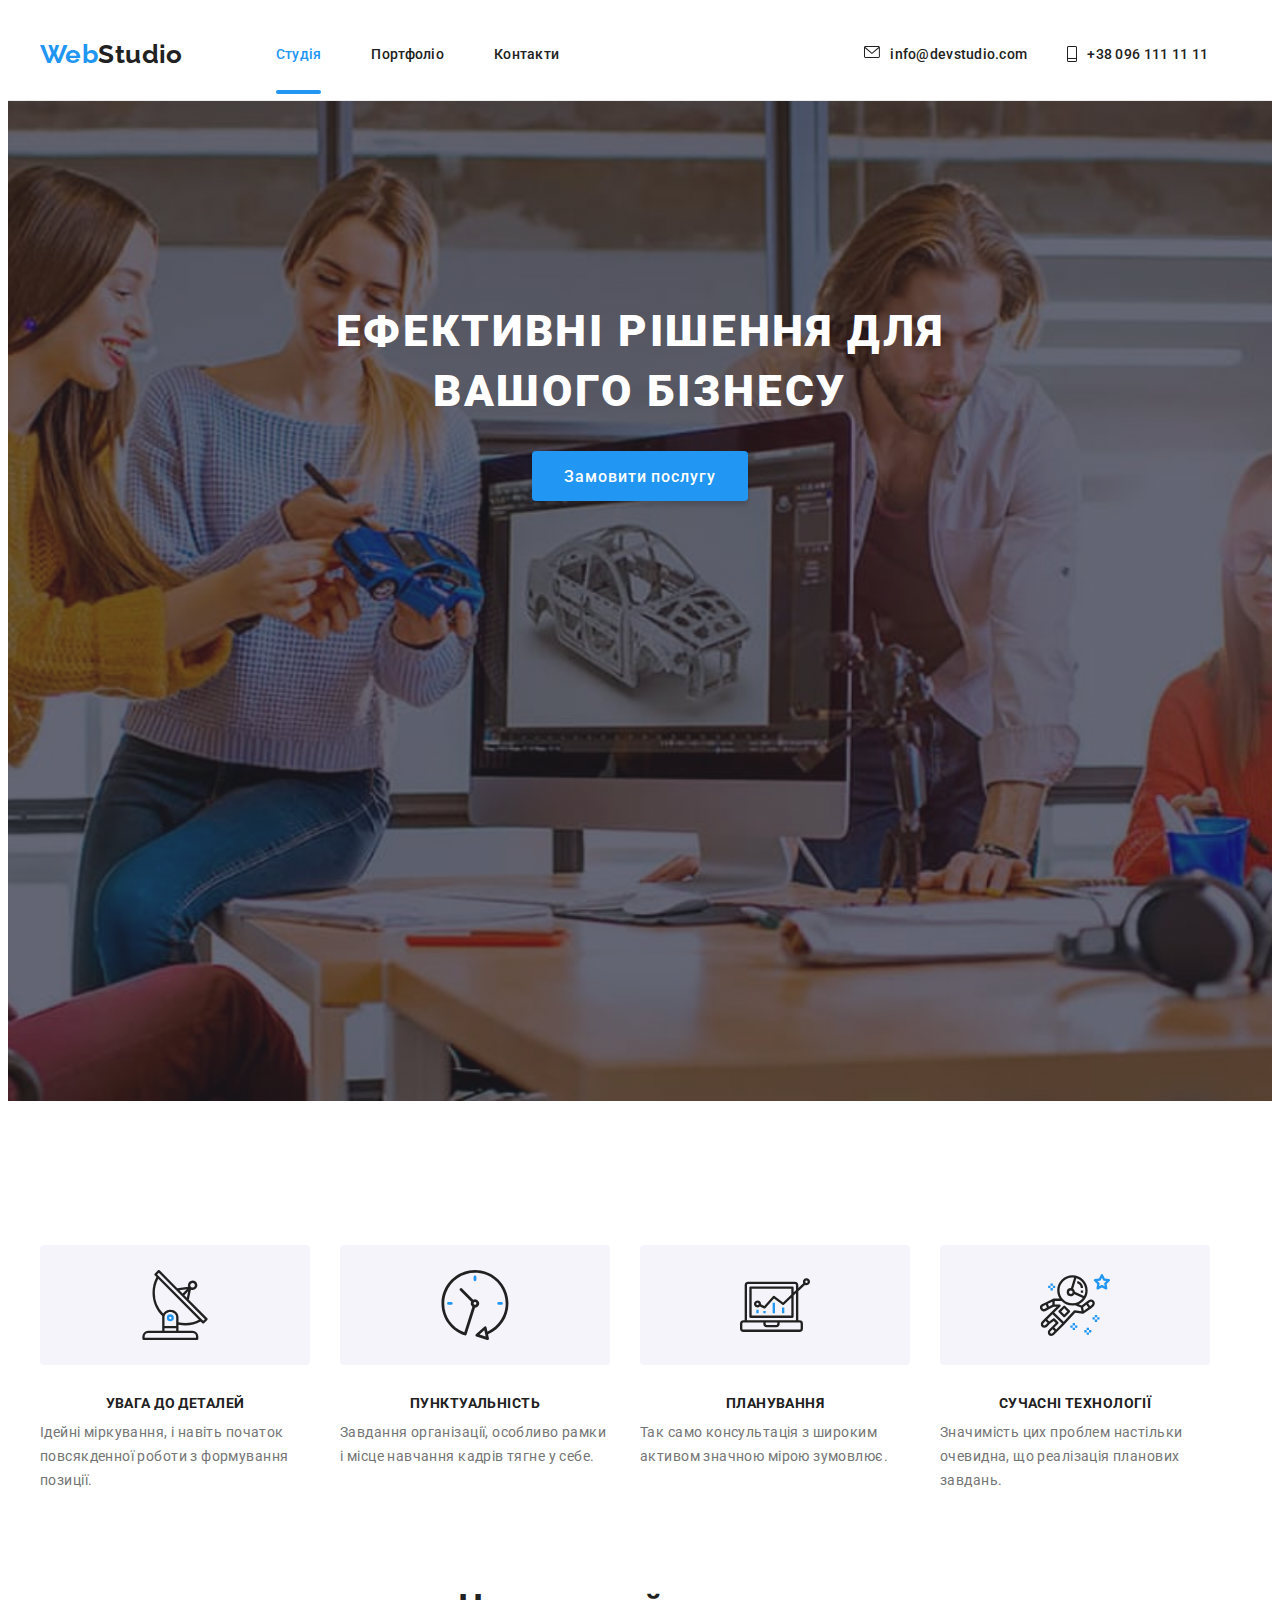
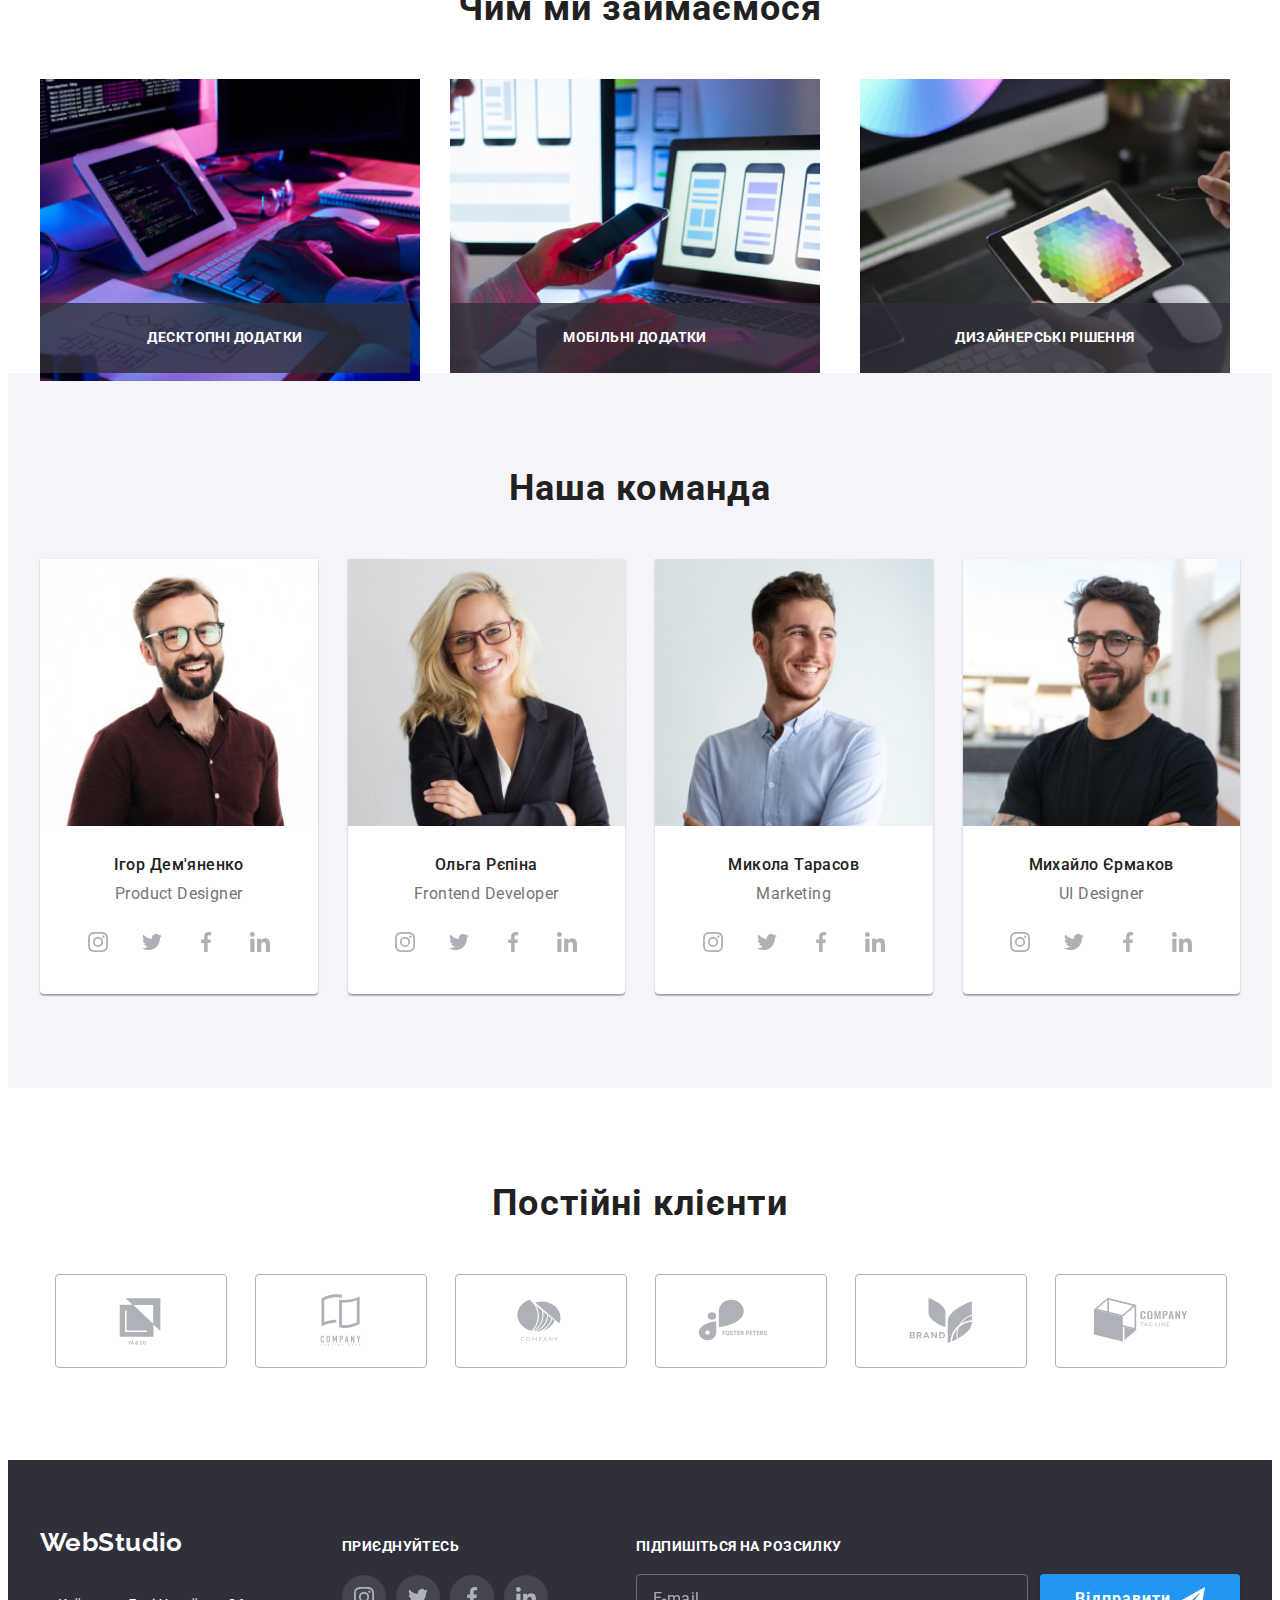
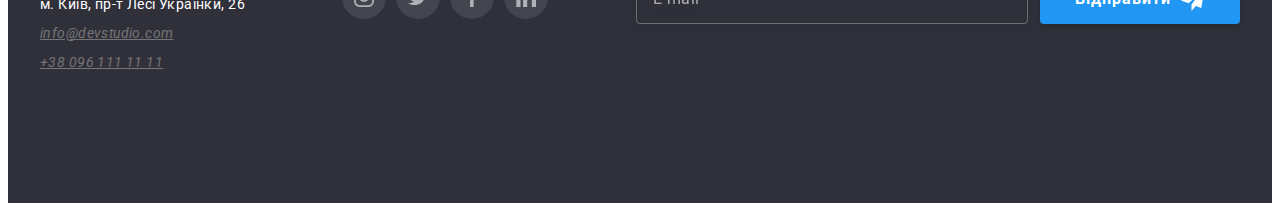
<file: index.html>
<!DOCTYPE html>
<html lang="uk">
    
<head>
        <title>main page homework</title>
        <meta charset="UTF-8">
        <meta http-equiv="X-UA-Compatible" content="IE=edge">
        <meta name="viewport" content="width=device-width, initial-scale=1.0">
        <link rel="preconnect" href="https://fonts.googleapis.com">
        <link rel="preconnect" href="https://fonts.gstatic.com" crossorigin>
        <link href="https://fonts.googleapis.com/css2?family=Raleway:wght@700&family=Roboto:wght@400;500;700;900&display=swap" rel="stylesheet">
        <link rel="stylesheet" href="https://cdnjs.cloudflare.com/ajax/libs/modern-normalize/1.1.0/modern-normalize.min.css" integrity="sha512-wpPYUAdjBVSE4KJnH1VR1HeZfpl1ub8YT/NKx4PuQ5NmX2tKuGu6U/JRp5y+Y8XG2tV+wKQpNHVUX03MfMFn9Q==" crossorigin="anonymous" referrerpolicy="no-referrer">
        <!-- <link rel="stylesheet" href="./css/style.css"> -->
        <link rel="stylesheet" href="./css/main.min.css">
    
    
</head>    

<body data-body class>

    <header class="header">
        <div class="container header__container">
            <a class="header--logo logo" href="WebStudio"> <span class="logo__span">Web</span>Studio</a>
                <button type="button" class="menu-button" aria-expanded="true" data-menu-button>
                    <svg width="40" height="40" class="menu-button__icon">
                        <use href="./images/icons.svg#icon-menu-mob" class="icon__menu-open"></use>
                        <use href="./images/icons.svg#icon-close" class="icon__menu-close"></use>
                    </svg>
                </button>
            
            <div data-menu class="header__menu">
                <nav class="nav">   
                    <ul class="navigation__list">
                        
                        <li class="header-li"><a class="navigation__page current" href="./index.html">Студія</a> </li>
                        <li class="header-li"><a class="navigation__page non-current" href="./portfolio.html">Портфоліо</a></li>
                        <li class="header-li"><a class="navigation__page non-current" href="Контакти">Контакти</a> </li>
                        
                    </ul> 
                    
                
                </nav>
                
                    <ul class="auth-nav">
                        <li class="header-li">
                            <a class="contact mail-icon" href="mailto:info@devstudio.com">
                                <svg class="head-icon" width="16px" height="12px" >
                                <use href="./images/icons.svg#icon-envelope"></use>
                                </svg>info@devstudio.com
                            </a>
                        </li>
                        
                        <li class="header-li">
                            <a class="contact phone-icon" href="tel:+380961111111">
                                <svg class="head-icon" width="10px" height="16px">
                                <use href="./images/icons.svg#icon-phone"></use>
                                </svg>+38 096 111 11 11
                            </a>
                        </li>
                    </ul>
                    <ul class="header-socials list">
                        <li class="header-socials__item">
                            <a href="#" class="header-socials__link link">
                                Instagram
                            </a>
                        </li>
                        <li class="header-socials__item">
                            <a href="#"  class="header-socials__link link">
                                Twitter
                            </a>
                        </li>
                        <li class="header-socials__item">
                            <a href='#' class ="header-socials__link link">
                                Facebook
                            </a>
                        </li>
                        <li class="header-socials__item">
                            <a href="#" class="header-socials__link link">
                                LinkedIn
                            </a>
                        </li>
                    </ul>
            </div>
        </div>
        
    </header>
    
     <main>

    
<section class="main section">
    <div class="container main--container">
        <h1 class="main__title">Ефективні рішення для вашого бізнесу</h1>
        <button data-modal-open class="main__button" type="button">Замовити послугу</button>
    </div>
</section>    

<section class=" benefits section ">
    <div class="container benefits-container">
        <h2 class="section--title hide">Основні переваги</h2>
        <ul class="list benefits--list">
            <li class="benefits__item">
                <div class="benefits__icon-div">
                    <svg class="benefits__icon" width="70px" height="70px">
                        <use href="./images/icons.svg#icon-antenna1"></use>
                    </svg>
                </div>
                <div class="benefits__card">
                    <h3 class="column-title benefits__title">Увага до деталей</h3>
                <p class="column-descr benefits__descr"> Ідейні міркування, і навіть початок повсякденної роботи з формування позиції.</p>
            </div>
                
            </li>

            <li class="benefits__item">
                <div class="benefits__icon-div">
                    <svg class="benefits__icon" width="70px" height="70px">
                        <use href="./images/icons.svg#icon-clock1"></use>
                    </svg>
                </div>
                <div class="benefits__card">
                <h3 class="column-title benefits__title">Пунктуальність</h3> 
                <p class="column-descr benefits__descr">Завдання організації, особливо рамки і місце навчання кадрів тягне у себе.</p>
            </div>
                
            </li>

            <li class="benefits__item">
                <div class="benefits__icon-div">
                    <svg class="benefits__icon" width="70px" height="70px">
                        <use href="./images/icons.svg#icon-diagram-1"></use>
                    </svg>
                </div>
                <div class="benefits__card"></div>
                    <h3 class="column-title benefits__title">Планування</h3>
                <p class="column-descr benefits__descr">Так само консультація з широким активом значною мірою зумовлює.</P>
            </li>

            <li class="benefits__item">
                <div class="benefits__icon-div">
                    <svg class="benefits__icon" width="70px" height="70px">
                        <use href="./images/icons.svg#icon-astronaut1"></use>
                    </svg>
                </div>
                <div class="benefits__card">                
                    <h3 class="column-title benefits__title">Сучасні технології</h3>
                    <p class="column-descr benefits__descr">Значимість цих проблем настільки очевидна, що реалізація планових завдань.</p>
                </div>
                
            </li>
        </ul>
    </div>

</section>
                  
<section class="work section ">
    <div class="container work--container">
            <h2 class="section--title work__title">Чим ми займаємося</h2>
        <ul class="list work__list"> 
            <li class="work__item"> 
                <div class="work__card">
                    <img class="work__picture" src="./images/box1(1).jpg"
                    alt="фото в фіолетовому тоні з руками друкуючими текст на клавіатурі"
                    width="450">
                    <div class="work__overlay">
                        <p class="work__overlay--title">Десктопні додатки</p>
                    </div>
                </div>
            </li> 

            <li class="work__item"> 
                <div class="work__card">
                    <img class="work__picture" src="./images/box2(1).jpg" alt="фото людини з телефоном в руках"
                    width= "370" 
                    height= "294">
                    <div class="work__overlay">
                        <p class="work__overlay--title"> Мобільні додатки</p>
                    </div>
                </div>
            </li> 

            <li class="work__item">
                    <div class="work__card">
                    <img class="work__picture" src="./images/box3(1).jpg" alt="фото екрана телефону з клавіатурою на фоні"
                    width= "370"
                    height= "294">
                    <div class="work__overlay">
                        <p class="work__overlay--title"> Дизайнерські рішення</p>
                    </div>
                </div>

            </li>
        </ul>
    </div>
</section>

 <section class="team section">
    <div class="container team--container">
        <h2 class="section--title team__title">Наша команда</h2>
        <ul class="list team--list">
            <li class="team--item">
                <picture>
                    <source srcset="./images/team-card1.jpg 1px, ./images/team-card1-2px.jpg 2px" media="(max-width: 767px)" >
                    <source srcset="./images/team-tablet-1.jpg 1px, ./images/team-tablet-1-2px.jpg 2px" media="(min-width: 768px)" >
                    <source srcset="./images/team-desktop-1.jpg 1px, ./images/team-desktop-1-2px.jpg 2px" media="(min-width: 1200px)" >
                    <img src="./images/team-desktop-1.jpg" alt="Product Designer"
                    width="450">
                </picture>
               
                <div class="team--card">
                    <h3 class="team--card__title">Ігор Дем'яненко</h3> 
                    <p class="team--card__text"  lang="en">Product Designer</p>
                    
                    <ul class="social">
                        <li class="social__item">
                            <a class="social__link" href="#">
                                <svg class="social__icon" width="20px" height="20px">
                                <use href="./images/icons.svg#icon-instagram2"></use>
                                </svg>
                            </a>
                        </li>

                        <li class="social__item">
                            <a class="social__link" href="#">
                                <svg class="social__icon" width="20px" height="20px">
                                    <use href="./images/icons.svg#icon-twitter1"></use>
                                </svg>
                            </a>
                        </li>

                        <li class="social__item">
                            <a class="social__link" href="#">
                                <svg class="social__icon" width="20px" height="20px">
                                    <use href="./images/icons.svg#icon-facebook1"></use>
                                </svg>
                            </a>
                        </li>

                        <li class="social__item">
                            <a class="social__link" href="#">
                                <svg class="social__icon" width="20px" height="20px">
                                    <use href="./images/icons.svg#icon-linkedin1"></use>
                                </svg>
                            </a>
                        </li>
                    </ul>    
                </div>    
            </li>

            <li class="team--item">
                <picture>
                    <source srcset="./images/team-card-2.jpg 1px, ./images/team-card-2-2px.jpg 2px" media="(max-width: 767px)" >
                    <source srcset="./images/team-tablet-2.jpg 1px, ./images/team-tablet-2-2px.jpg 2px" media="(min-width: 768px)" >
                    <source srcset="./images/team-desktop-2.jpg 1px, ./images/team-desktop-2-2px.jpg 2px" media="(min-width: 1200px)" >
                    <img src="./images/team-desktop-2.jpg" alt="Product Designer"
                    width="450">
                </picture>
                <div class="team--card">
                    <h3 class="team--card__title">Ольга Рєпіна</h3> 
                    <p class="team--card__text"  lang="en">Frontend Developer</p>
                    <ul class="social">
                            <li class="social__item">
                                <a class="social__link" href="#">
                                    <svg class="social__icon" width="20px" height="20px">
                                        <use href="./images/icons.svg#icon-instagram2"></use>
                                    </svg>
                                </a>
                            </li>
                        
                            <li class="social__item">
                                <a class="social__link" href="#">
                                    <svg class="social__icon" width="20px" height="20px">
                                        <use href="./images/icons.svg#icon-twitter1"></use>
                                    </svg>
                                </a>
                            </li>
                        
                            <li class="social__item">
                                <a class="social__link" href="#">
                                    <svg class="social__icon" width="20px" height="20px">
                                        <use href="./images/icons.svg#icon-facebook1"></use>
                                    </svg>
                                </a>
                            </li>
                        
                            <li class="social__item">
                                <a class="social__link" href="#">
                                    <svg class="social__icon" width="20px" height="20px">
                                        <use href="./images/icons.svg#icon-linkedin1"></use>
                                    </svg>
                                </a>
                            </li>
                    </ul>
                    
                </div>        
                
            </li>

            <li class="team--item">
                <picture>
                    <source srcset="./images/team-card-3.jpg 1px, ./images/team-card-3-2px.jpg 2px" media="(max-width: 767px)" >
                    <source srcset="./images/team-tablet-3.jpg 1px, ./images/team-tablet-3-2px.jpg 2px" media="(min-width: 768px)" >
                    <source srcset="./images/team-desktop-3.jpg 1px, ./images/team-desktop-3-2px.jpg 2px" media="(min-width: 1200px)" >
                    <img src="./images/team-desktop-3.jpg"  alt="Product Designer"
                    width="450">
                </picture>
                <div class="team--card">
                    <h3 class="team--card__title">Микола Тарасов</h3> 
                    <p class="team--card__text"  lang="en">Marketing</p>
                        
                    <ul class="social">
                        <li class="social__item">
                            <a class="social__link" href="#">
                                <svg class="social__icon" width="20px" height="20px">
                                    <use href="./images/icons.svg#icon-instagram2"></use>
                                </svg>
                            </a>
                        </li>
                    
                        <li class="social__item">
                            <a class="social__link" href="#">
                                <svg class="social__icon" width="20px" height="20px">
                                    <use href="./images/icons.svg#icon-twitter1"></use>
                                </svg>
                            </a>
                        </li>
                    
                        <li class="social__item">
                            <a class="social__link" href="#">
                                <svg class="social__icon" width="20px" height="20px">
                                    <use href="./images/icons.svg#icon-facebook1"></use>
                                </svg>
                            </a>
                        </li>
                    
                        <li class="social__item">
                            <a class="social__link" href="#">
                                <svg class="social__icon" width="20px" height="20px">
                                    <use href="./images/icons.svg#icon-linkedin1"></use>
                                </svg>
                            </a>
                        </li>
                    </ul>
                </div>   
            </li>

            <li class="team--item">
                <picture>
                    <source srcset="./images/team-card-4.jpg 1px, ./images/team-card-4-2px.jpg 2px" media="(max-width: 767px)" >
                    <source srcset="./images/team-tablet-4.jpg 1px, ./images/team-tablet-4-2px.jpg 2px" media="(min-width: 768px)" >
                    <source srcset="./images/team-desktop-4.jpg 1px, ./images/team-desktop-4-2px.jpg 2px" media="(min-width: 1200px)" >
                    <img src="./images/team-desktop-4.jpg" alt="Product Designer"
                    width="450">
                </picture>
                <div class="team--card">
                    <h3 class="team--card__title">Михайло Єрмаков</h3> 
                    <p class="team--card__text" lang="en">UI Designer</p>
                    <ul class="social">
                        <li class="social__item">
                            <a class="social__link" href="#">
                                <svg class="social__icon" width="20px" height="20px">
                                    <use href="./images/icons.svg#icon-instagram2"></use>
                                </svg>
                            </a>
                        </li>
                    
                        <li class="social__item">
                            <a class="social__link" href="#">
                                <svg class="social__icon" width="20px" height="20px">
                                    <use href="./images/icons.svg#icon-twitter1"></use>
                                </svg>
                            </a>
                        </li>
                    
                        <li class="social__item">
                            <a class="social__link" href="#">
                                <svg class="social__icon" width="20px" height="20px">
                                    <use href="./images/icons.svg#icon-facebook1"></use>
                                </svg>
                            </a>
                        </li>
                    
                        <li class="social__item">
                            <a class="social__link" href="#">
                                <svg class="social__icon" width="20px" height="20px">
                                    <use href="./images/icons.svg#icon-linkedin1"></use>
                                </svg>
                            </a>
                        </li>
                    </ul>
                        
                </div>
                            
            </li>

        </ul>
    </div>
</section>

<section class="section clients">
    <div class="container client-container">
        <h4 class="client-title" > Постійні клієнти </h4>
        <ul class="client-main-box">
            <li class="client-box__item">
                
                    <a class="client-link"  href="./portfolio.html">
                        <svg class="client-icon" width="106px" height="60px">
                            <use href="./images/icons.svg#icon-client1"></use>
                        </svg>
                    </a>
                
                
            </li>

            <li class="client-box__item">
                
                    <a class="client-link" href="./portfolio.html">
                        <svg class="client-icon" width="106px" height="60px">
                            <use href="./images/icons.svg#icon-client2"></use>
                        </svg>
                    </a>
                
            
            </li>
            <li class="client-box__item" >
                    <a class="client-link" href="./portfolio.html">
                        <svg class="client-icon" width="106px" height="60px">
                            <use href="./images/icons.svg#icon-client3"></use>
                        </svg>
                    </a>

            </li>
            <li class="client-box__item">
                    <a class="client-link" href="./portfolio.html">
                        <svg class="client-icon" width="106px" height="60px">
                            <use href="./images/icons.svg#icon-client4"></use>
                        </svg>
                    </a>
            
            </li>

            <li class="client-box__item">
                    <a class="client-link" href="./portfolio.html">
                        <svg class="client-icon" width="106px" height="60px">
                            <use href="./images/icons.svg#icon-client5"></use>
                        </svg>
                    </a>
            </li>

            <li class="client-box__item">
                    <a class="client-link" href="./portfolio.html">
                        <svg class="client-icon" width="106px" height="60px">
                            <use href="./images/icons.svg#icon-client6"></use>
                        </svg>
                    </a>
            
            </li>

        </ul>
    </div>

</section>
    </main>

 <footer class="footer">
        <div class="footer-container container">
            
            <div class="footer-nav">
                <a class="footer-logo" href="WebStudio"> <span>Web</span>Studio</a>
                    <address>
                    <ul class="footer-list">
                        <li><a class="adress" href="https://goo.gl/maps/pS8TxzaBrTARouAY9">м. Київ, пр-т Лесі Українки, 26</a> </li>
                        <li><a class="footer contact" href="mailto:info@devstudio.com">info@devstudio.com</a></li>
                        <li><a class="footer contact" href="tel:+380961111111">+38 096 111 11 11</a></li>
                    </ul>
                    </address>
            </div>    
        
            <div class="footer-link">
                <p  class="invitation">Приєднуйтесь </p>
                <ul class="footer social">
                    <li class="social__item footer">
                        <a class="social__link" href="#">
                            <svg class="social__icon" width="20px" height="20px">
                                <use href="./images/icons.svg#icon-instagram2"></use>
                            </svg>
                        </a>
                    </li>
                
                    <li class="social__item footer">
                        <a class="social__link" href="#">
                            <svg class="social__icon" width="20px" height="20px">
                                <use href="./images/icons.svg#icon-twitter1"></use>
                            </svg>
                        </a>
                    </li>
                
                    <li class="social__item footer">
                        <a class="social__link" href="#">
                            <svg class="social__icon" width="20px" height="20px">
                                <use href="./images/icons.svg#icon-facebook1"></use>
                            </svg>
                        </a>
                    </li>
                
                    <li class="social__item footer">
                        <a class="social__link" href="#">
                            <svg class="social__icon" width="20px" height="20px">
                                <use href="./images/icons.svg#icon-linkedin1"></use>
                            </svg>
                        </a>
                    </li>
                </ul>

                
            </div>
            
            <div class="footer-form">
                <p class="telegram-title">Підпишіться на розсилку</p>
                <form class="telegram-form">
                    <input type="email" name="email" class="footer-input" placeholder="E-mail">
                    
                    <div class="telegram-parent">
                        <button type="submit" class="btn-modalsubmit">Відправити</button>

                    </div>
                            
                </form> 
            </div>   
        </div>       
        
    </footer>
    
  <div class="backdrop is-hidden" data-modal>
        <div class="modal">
         <button class="close-modal" data-modal-close>
             <svg class="close-modal__btn" width="16px" height="18px" >
                 <use href="./images/icons.svg#icon-Vector" ></use>
             </svg>
         </button>

         <p class="modal-title">Залиште свої дані, ми вам передзвонимо</p>
         
         <form class="modal-form">
            <label for="username" class="modal-label"> Ім'я</label>
           <div class="icon-parent">
            <input type="text" name="username" class="modal-input"  id="username">
                <svg class="input-icon" width="18px" height="18px">
                    <use href="./images/icons.svg#icon-name"></use>
                </svg>
           </div>
            
            <label for="tel" class="modal-label">Телефон</label>
            <div class="icon-parent">
                <input type="tel" name="tel" class="modal-input"  id="tel"> 
                <svg class="input-icon" width="11px" height="11px">
                    <use href="./images/icons.svg#icon-telef"></use>
                </svg>
            </div>
            
            <label for="email" class="modal-label">Пошта</label>
            <div class="icon-parent">
                <input type="email" name="email" class="modal-input"  id="email">
                <svg class="input-icon" width="18px" height="18px">
                    <use href="./images/icons.svg#icon-letter-icon"></use>
                </svg>
            </div>
            
            <label for="comment" class="modal-label">Коментар</label>
            <textarea name="comment" id="comment" class="modal-comment"
            placeholder="Введіть текст"></textarea>
            
    
            
            <label class="checkbox" for="checkbox">
                <input class="modal-checkbox" type="checkbox" name="agree" id="checkbox" value="Погоджуюся з розсилкою та приймаю Умови договору"> 
                <span class="empty"> 
                    <svg class="check-icon" width="16px" height="15px">                   
                    <use href="./images/icons.svg#icon-check"></use>            
                    </svg>
                </span>
                <span class="modal-text" >Погоджуюся з розсилкою та приймаю <a class="modal-link" href="">Умови договору</a></span>
               
            </label>
            
            <button type="submit" class="btn-modalsubmit">Відправити</button>

         </form>

        </div>
    </div>
    <script src="./js/modal.js"></script>
    <script src="./js/mobile-menu.js"></script>
</body>
</html>
</file>
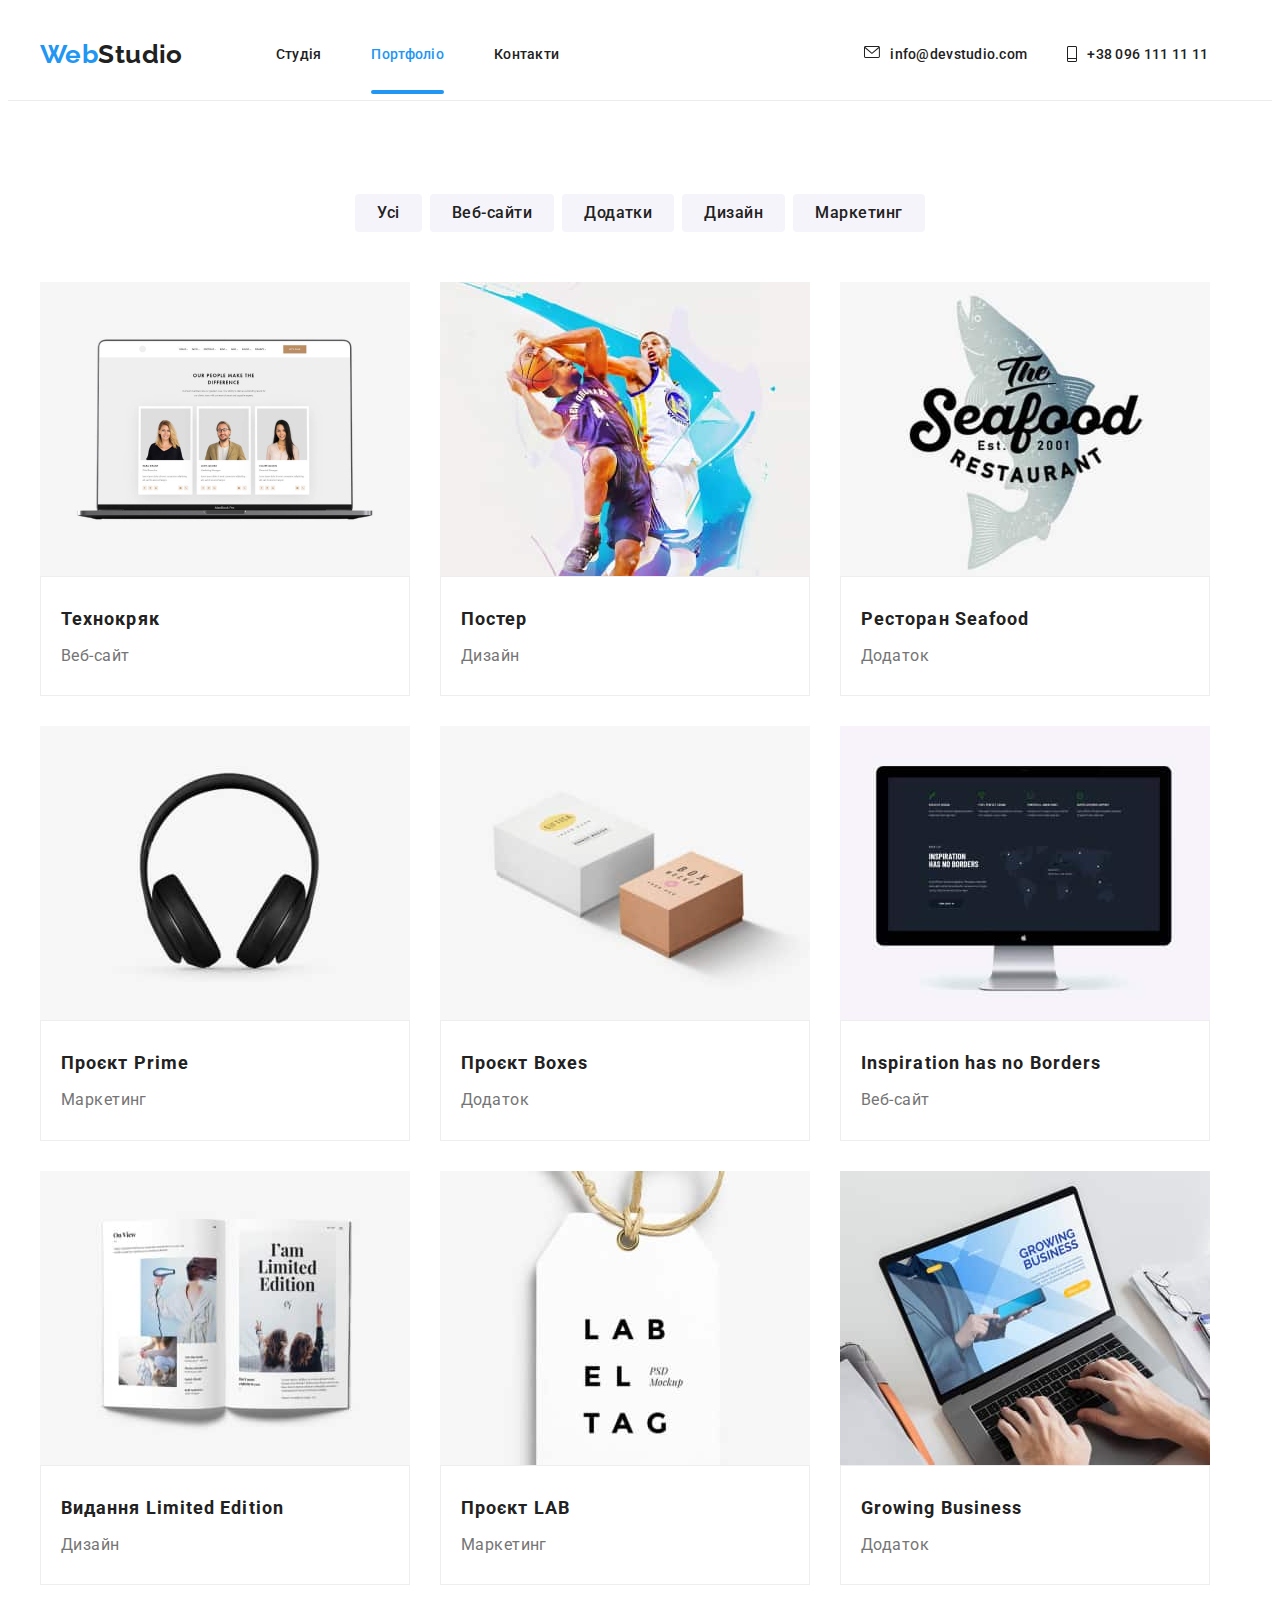
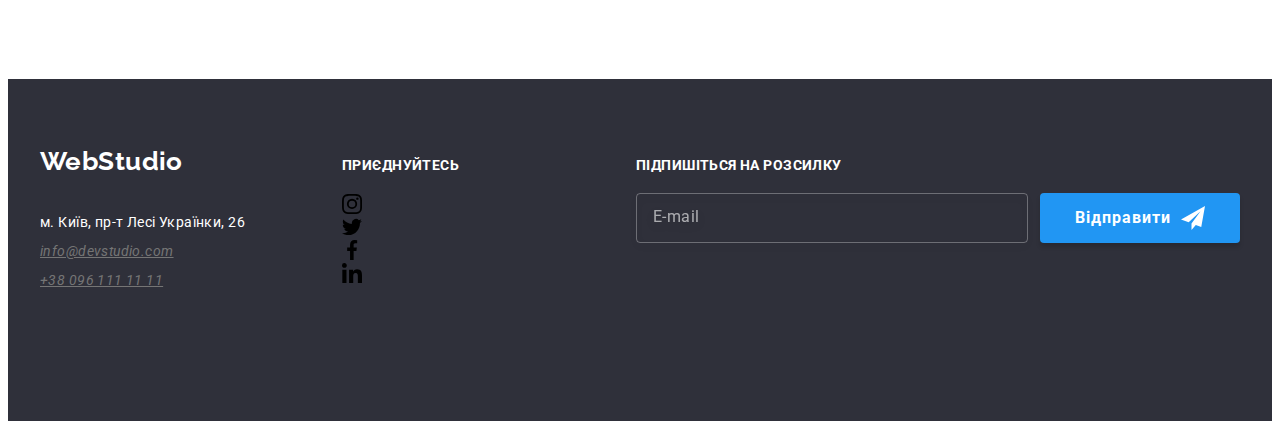
<file: portfolio.html>
<!DOCTYPE html>
<html lang="uk">
<head>
    <title>portfolio page homework</title>
    <meta charset="UTF-8">
    <meta http-equiv="X-UA-Compatible" content="IE=edge">
    <meta name="viewport" content="width=device-width, initial-scale=1.0">
    <link rel="preconnect" href="https://fonts.googleapis.com">
    <link rel="preconnect" href="https://fonts.gstatic.com" crossorigin>
    <link href="https://fonts.googleapis.com/css2?family=Raleway:wght@700&family=Roboto:wght@400;500;700;900&display=swap" rel="stylesheet">
    <link rel="stylesheet" href="https://cdnjs.cloudflare.com/ajax/libs/modern-normalize/1.1.0/modern-normalize.min.css" integrity="sha512-wpPYUAdjBVSE4KJnH1VR1HeZfpl1ub8YT/NKx4PuQ5NmX2tKuGu6U/JRp5y+Y8XG2tV+wKQpNHVUX03MfMFn9Q==" crossorigin="anonymous" referrerpolicy="no-referrer">
    <link rel="stylesheet" href="./css/main.min.css">
</head>

<body data-body>
    <header class="header">
        <div class="container header__container">
            <a class="header--logo logo" href="WebStudio"> <span class="logo__span">Web</span>Studio</a>
                <button type="button" class="menu-button" aria-expanded="true" data-menu-button>
                    <svg width="40" height="40" class="menu-button__icon">
                        <use href="./images/icons.svg#icon-menu-mob" class="icon__menu-open"></use>
                        <use href="./images/icons.svg#icon-close" class="icon__menu-close"></use>
                    </svg>
                </button>
            
            <div data-menu class="header__menu">
                <nav class="nav">   
                    <ul class="navigation__list">
                        
                        <li class="header-li"><a class="navigation__page non-curent" href="./index.html">Студія</a> </li>
                        <li class="header-li"><a class="navigation__page current" href="./portfolio.html">Портфоліо</a></li>
                        <li class="header-li"><a class="navigation__page non-current" href="Контакти">Контакти</a> </li>
                        
                    </ul> 
                    
                
                </nav>
                
                    <ul class="auth-nav">
                        <li class="header-li">
                            <a class="contact mail-icon" href="mailto:info@devstudio.com">
                                <svg class="head-icon" width="16px" height="12px" >
                                <use href="./images/icons.svg#icon-envelope"></use>
                                </svg>info@devstudio.com
                            </a>
                        </li>
                        
                        <li class="header-li">
                            <a class="contact phone-icon" href="tel:+380961111111">
                                <svg class="head-icon" width="10px" height="16px">
                                <use href="./images/icons.svg#icon-phone"></use>
                                </svg>+38 096 111 11 11
                            </a>
                        </li>
                    </ul>
                    <ul class="header-socials list">
                        <li class="header-socials__item">
                            <a href="#" class="header-socials__link link">
                                Instagram
                            </a>
                        </li>
                        <li class="header-socials__item">
                            <a href="#"  class="header-socials__link link">
                                Twitter
                            </a>
                        </li>
                        <li class="header-socials__item">
                            <a href='#' class ="header-socials__link link">
                                Facebook
                            </a>
                        </li>
                        <li class="header-socials__item">
                            <a href="#" class="header-socials__link link">
                                LinkedIn
                            </a>
                        </li>
                    </ul>
            </div>
        </div>
        
    </header>
  

    <main>
        
        <section class="section">
        <div class="container">
                <h1 class="hide">Розділи</h1>
                <ul class="page-nav">
                    <li><button type="button" class="page-button"  > Усі </button></li>
                    <li><button type="button" class="page-button"  > Веб-сайти </button></li>
                    <li><button type="button" class="page-button"  > Додатки </button></li>
                    <li><button type="button" class="page-button"  > Дизайн </button></li>
                    <li><button type="button" class="page-button"  > Маркетинг </button></li>

                        <!-- <li><button type="button" class="page-button"><a class="page__button--link" href="Усі">Усі</a> </button></li>
                        <li><button type="button" class="page-button"><a class="page__button--link" href="Веб-сайти">Веб-сайти</a> </button>
                        </li>
                        <li><button type="button" class="page-button"> <a class="page__button--link" href="Додатки">Додатки</a> </button></li>
                        <li><button type="button" class="page-button"> <a class="page__button--link" href="Дизайн">Дизайн </a></button></li>
                        <li><button type="button" class="page-button"><a class="page__button--link" href="Маркетинг">Маркетинг</a> </button>
                        </li> -->
                </ul>
            
                <ul class="page-list">
                    <li class="page-li">
                    <div class="portfolio-box">
                            <img src="./images/img.jpg" alt="Веб-сайт Технокряк"
                            width="370"
                            height="294">

                        <div class="overlay-portfolio">
                            <p class="overlay-text"> Ресурс пропонує комплексні пропозиції з різним рівнем функціоналу та сервісів. Все це дозволить відвідувачу отримати вичерпні відомості про компанію чи приватну особу.</p>
                        </div>
                        </div>
                            
                        <div class="portfolio-div">
                            <h2 class="portfolio-title">Технокряк</h2>
                            <p class="portfolio-descr">Веб-сайт</p>
                        </div>   

                    
                    
                                
                    </li>

                    <li class="page-li">
                        <div class="portfolio-box">
                                <img src="./images/img(1).jpg" alt="Приклад дизайну-постер"
                            width="370"
                            height="294">
                            <div class="overlay-portfolio">
                                <p class="overlay-text"> Ресурс пропонує комплексні пропозиції з різним рівнем функціоналу та сервісів. Все це дозволить відвідувачу отримати вичерпні відомості про компанію чи приватну особу.</p>
                            </div>
                        </div>
                            <div class="portfolio-div">
                                <h2 class="portfolio-title">Постер</h2>
                                <p class="portfolio-descr">Дизайн</p>
                            </div> 
                        
                    </li>

                    <li class="page-li">
                        <div class="portfolio-box">
                                <img src="./images/img(2).jpg" alt="Додаток Ресторан Seafood"
                            width="370"
                            height="294">
                            <div class="overlay-portfolio">
                                <p class="overlay-text"> Ресурс пропонує комплексні пропозиції з різним рівнем функціоналу та сервісів. Все це дозволить відвідувачу отримати вичерпні відомості про компанію чи приватну особу.</p>
                            </div>
                        </div>

                            <div class="portfolio-div">
                                <h2 class="portfolio-title">Ресторан Seafood</h2>
                                <p class="portfolio-descr">Додаток</p>
                            </div>           
                        
                    </li>

                    <li class="page-li">
                    <div class="portfolio-box">
                            <img src="./images/img(3).jpg" alt="Маркетинг Проєкт Prime"
                            width="370"
                            height="294">
                            <div class="overlay-portfolio">
                                <p class="overlay-text"> Ресурс пропонує комплексні пропозиції з різним рівнем функціоналу та сервісів. Все це дозволить відвідувачу отримати вичерпні відомості про компанію чи приватну особу.</p>
                            </div>
                        </div>

                            <div class="portfolio-div">
                                <h2 class="portfolio-title">Проєкт Prime</h2>
                                <p class="portfolio-descr">Маркетинг</p>
                            </div>
                    
                    </li>

                    <li class="page-li" >
                        <div class="portfolio-box">
                                <img src="./images/img(4).jpg" alt="Додаток Проєкт Boxes"
                            width="370"
                            height="294">
                            <div class="overlay-portfolio">
                                <p class="overlay-text"> Ресурс пропонує комплексні пропозиції з різним рівнем функціоналу та сервісів. Все це дозволить відвідувачу отримати вичерпні відомості про компанію чи приватну особу.</p>
                            </div>
                        </div>

                            <div class="portfolio-div">
                                <h2 class="portfolio-title">Проєкт Boxes</h2>
                                <p class="portfolio-descr">Додаток</p>
                            </div>      
                            
                    </li>

                    <li class="page-li">
                        <div class="portfolio-box">
                                <img src="./images/img(5).jpg" alt="Приклад дизайну - Веб-сайт"
                            width="370"
                            height="294">
                            <div class="overlay-portfolio">
                                <p class="overlay-text"> Ресурс пропонує комплексні пропозиції з різним рівнем функціоналу та сервісів. Все це дозволить відвідувачу отримати вичерпні відомості про компанію чи приватну особу.</p>
                            </div>
                        </div>

                            <div class="portfolio-div">
                                <h2 class="portfolio-title">Inspiration has no Borders</h2>
                                <p class="portfolio-descr">Веб-сайт</p>
                            </div>                
                        
                    </li>

                    <li class="page-li" >
                        <div class="portfolio-box">
                                <img src="./images/img(6).jpg" alt="Приклад дизайну-видання"
                            width="370"
                            height="294">
                            <div class="overlay-portfolio">
                                <p class="overlay-text"> Ресурс пропонує комплексні пропозиції з різним рівнем функціоналу та сервісів. Все це дозволить відвідувачу отримати вичерпні відомості про компанію чи приватну особу.</p>
                            </div>
                        </div>

                            <div class="portfolio-div">
                                <h2 class="portfolio-title">Видання Limited Edition</h2>
                                <p class="portfolio-descr">Дизайн</p>
                            </div>        
                        
                    </li>

                    <li class="page-li">
                        <div class="portfolio-box">
                                <img src="./images/img(7).jpg" alt="Маркетинг Проєкт "
                            width="370"
                            height="294">
                            <div class="overlay-portfolio">
                                <p class="overlay-text"> Ресурс пропонує комплексні пропозиції з різним рівнем функціоналу та сервісів. Все це дозволить відвідувачу отримати вичерпні відомості про компанію чи приватну особу.</p>
                            </div>
                        </div>

                            <div class="portfolio-div">
                                <h2 class="portfolio-title">Проєкт LAB</h2>
                                <p class="portfolio-descr">Маркетинг</p>
                            </div>
                    
                    </li>

                    <li class="page-li">
                        <div class="portfolio-box">
                                <img src="./images/img(8).jpg" alt="Приклад дизайн додатку"
                            width="370"
                            height="294">
                            <div class="overlay-portfolio">
                                <p class="overlay-text"> Ресурс пропонує комплексні пропозиції з різним рівнем функціоналу та сервісів. Все це дозволить відвідувачу отримати вичерпні відомості про компанію чи приватну особу.</p>
                            </div>
                        </div>

                            <div class="portfolio-div">
                                <h2 class="portfolio-title">Growing Business</h2>
                                <p class="portfolio-descr">Додаток</p>
                            </div>              
                        
                    </li>

                </ul>
        </div>
        </section>
    </main>

    <footer class="footer">
        <div class="footer-container container">
            
            <div class="footer-nav">
                <a class="footer-logo" href="WebStudio"> <span>Web</span>Studio</a>
                    <address>
                    <ul class="footer-list">
                        <li><a class="adress" href="https://goo.gl/maps/pS8TxzaBrTARouAY9">м. Київ, пр-т Лесі Українки, 26</a> </li>
                        <li><a class="footer contact" href="mailto:info@devstudio.com">info@devstudio.com</a></li>
                        <li><a class="footer contact" href="tel:+380961111111">+38 096 111 11 11</a></li>
                    </ul>
                    </address>
            </div>    
        
            <div class="footer-link">
                <a  class="invitation" href="#">Приєднуйтесь </a>
                    <ul class="team-social-list footer">
                        <li class="icon-item footer">
                            <a class="social-link link" href="#">
                                <svg class="social-icon footer" width="20px" height="20px">
                                    <use href="./images/icons.svg#icon-instagram2"></use>
                                </svg>
                            </a>
                        </li>

                        <li class="icon-item footer">
                            <a class="social-link link" href="#">
                                <svg class="social-icon footer" width="20px" height="20px">
                                    <use href="./images/icons.svg#icon-twitter1"></use>
                                </svg>
                            </a>
                        </li>

                        <li class="icon-item footer">
                            <a class="social-link link" href="#">
                                <svg class="social-icon footer" width="20px" height="20px">
                                    <use href="./images/icons.svg#icon-facebook1"></use>
                                </svg>
                            </a>
                        </li>

                        <li class="icon-item footer">
                            <a class="social-link link" href="#">
                                <svg class="social-icon footer" width="20px" height="20px">
                                    <use href="./images/icons.svg#icon-linkedin1"></use>
                                </svg>
                            </a>
                        </li>
                    </ul>

            
            </div>

            <div class="footer-form">
                <p class="telegram-title">Підпишіться на розсилку</p>
                <form class="telegram-form">
                    <input type="email" name="email" class="footer-input" placeholder="E-mail">
                    
                    <div class="telegram-parent">
                        <button type="submit" class="btn-modalsubmit">Відправити</button>
                        <!-- <svg class="input-icon" width="18px" height="18px">
                            <use href="./images/icons.svg#icon-letter-icon"></use>

                        </svg> -->
                    </div>
                            
                </form> 
            </div>   
        </div>       
        
    </footer>
    <script src="./js/mobile-menu.js"></script>
</body>
</html>
</file>
<file: css/style.css>
/*Header*/

 

/* _____________________________main_______________________________________ */

 
                             /* Benefits */


   
/* WORK SECTION------------------------------------------------------------ */

   /* -----------------------------TEAM SECTION----------------------------------- */
  



/* ////////// ____________________CLIENT___________________________________ */


   /*--------------------------------- footer ----------------------------------------------*/

  
    /*------------------------------------- PortfolioPage --------------------*/
    

/* _________________________MODAL________________________________ */



/* ___________________FOOTER FORM_______________________ */
</file>
<file: css/main.min.css>
:root{--primary-text-color: rgba(33, 33, 33, 1);--secondary-text-color: rgba(117, 117, 117, 1);--accent-color: rgba(33, 150, 243, 1);--white-color: rgba(255, 255, 255, 1);--cub: cubic-bezier(0.4, 0, 0.2, 1) }body{font-family:"Roboto",sans-serif;letter-spacing:.03em;font-size:14px}h1,h2,h3,h4,h5,h6,p{margin:0}img{display:block;max-width:100%;height:auto}ul{margin:0;padding:0;list-style:none}button{cursor:pointer}.hide{border:0;height:1px;margin:-1px;overflow:hidden;padding:0;width:1px}.img{display:block;width:100%;height:auto}.section--title{color:var(--primary-text-color);font-size:28px;line-height:1.1785714286;text-align:center;letter-spacing:.03em;margin-bottom:30px}@media screen and (min-width: 1200px){.section--title{margin-bottom:50px;font-size:36px;line-height:1.1666666667}}.section{padding:60px 0}@media screen and (min-width: 1200px){.section{padding:94px 0}}.logo{color:var(--primary-text-color);font-family:"Raleway";font-weight:700;font-size:26px;line-height:1.71;text-decoration:none;text-align:start}.logo__span{color:var(--accent-color)}.section.no-padding{padding-top:0px}.column-title{color:var(--primary-text-color);font-weight:700;font-size:14px;line-height:1.14;text-transform:uppercase;margin-bottom:10px}.column-descr{color:var(--secondary-text-color);font-size:14px;line-height:1.71}.list{display:flex;gap:30px}footer{background-color:#2f303a;padding:60px 0}.no-scroll{overflow:hidden}.container{width:100%;margin-left:auto;margin-right:auto;padding-right:15px;padding-left:15px}@media screen and (min-width: 480px){.container{max-width:480px}}@media screen and (min-width: 768px){.container{max-width:768px}}@media screen and (min-width: 1200px){.container{max-width:1200px}}.backdrop{position:fixed;width:100%;height:100%;top:0px;left:0;overflow:auto;background-color:rgba(0,0,0,.2);transition:visibility 300ms var(--cub),opacity 300ms var(--cub);padding-top:94px}@media screen and (min-width: 768px){.backdrop{padding-top:208px}}.modal{position:absolute;min-height:581px;box-shadow:0px 1px 3px rgba(0,0,0,.12),0px 1px 1px rgba(0,0,0,.14),0px 2px 1px rgba(0,0,0,.2);background-color:var(--white-color);border-radius:4px;top:50%;left:50%;transform:translate(-50%, -40vh);width:90%;height:609px;padding:20px;transition:transform 300ms var(--cub)}@media screen and (min-width: 480px){.modal{width:450px;height:609px;padding:40px}}@media screen and (min-width: 1200px){.modal{top:50%;left:50%;transform:translate(-50%, -50%);width:528px;height:581px}}.backdrop.is-hidden .modal{transform:translate(-50%, -50%) scale(0)}.is-hidden{visibility:hidden;opacity:0;pointer-events:none}.close-modal{position:absolute;top:8px;right:8px;border:none;padding:6px;background-color:var(--white-color)}.close-modal-btn{fill:#000;width:11px;height:11px}.modal-title{display:block;margin-bottom:12px;font-weight:700;font-size:20px;line-height:1.5;text-align:center;letter-spacing:.03em}@media screen and (min-width: 1200px){.modal-title{line-height:1.15}}.modal-input{width:100%;height:40px;padding-left:42px;border:1px solid rgba(33,33,33,.2);border-radius:4px;background-color:rgba(0,0,0,0);outline:rgba(0,0,0,0);transition:border-color 250ms var(--cub)}.icon-parent{position:relative;margin-bottom:10px}.icon-parent :hover,.icon-parent :focus{border-color:var(--accent-color)}.input-icon{position:absolute;left:15px;top:50%;transform:translateY(-50%);transition:fill 250ms var(--cub)}.modal-input:focus+.input-icon{fill:var(--accent-color)}.modal-label{display:block;font-size:12px;line-height:1.16;letter-spacing:.01em;color:#757575;margin-bottom:4px}.modal-comment{width:100%;height:120px;resize:none;border:1px solid rgba(33,33,33,.2);border-radius:4px;outline:none;transition:border-color 250ms var(--cub);padding:12px 16px;margin-bottom:20px}.modal-comment:focus,.modal-comment:hover{border-color:var(--accent-color)}.modal-comment::-moz-placeholder{font-family:"Roboto";font-weight:400;font-size:12px;line-height:1.16;letter-spacing:.01em;color:rgba(117,117,117,.5);-moz-transition:color 250ms var(--cub);transition:color 250ms var(--cub)}.modal-comment:-ms-input-placeholder{font-family:"Roboto";font-weight:400;font-size:12px;line-height:1.16;letter-spacing:.01em;color:rgba(117,117,117,.5);-ms-transition:color 250ms var(--cub);transition:color 250ms var(--cub)}.modal-comment::placeholder{font-family:"Roboto";font-weight:400;font-size:12px;line-height:1.16;letter-spacing:.01em;color:rgba(117,117,117,.5);transition:color 250ms var(--cub)}.modal-comment:hover::-moz-placeholder{color:var(--accent-color)}.modal-comment:hover:-ms-input-placeholder{color:var(--accent-color)}.modal-comment:hover::placeholder{color:var(--accent-color)}.btn-modalsubmit{margin-left:auto;margin-right:auto;height:50px;width:200px;margin-top:30px;color:var(--white-color);background-color:var(--accent-color);border:none;font-family:"Roboto";font-style:normal;font-weight:700;font-size:16px;line-height:1.88;letter-spacing:.06em;display:flex;align-items:center;justify-content:center;box-shadow:0px 4px 4px rgba(0,0,0,.15);border-radius:4px}.checkbox{position:relative;height:17px;display:flex;align-items:center;margin-left:auto;margin-right:auto}@media screen and (min-width: 480px){.checkbox{width:370px}}@media screen and (min-width: 1200px){.checkbox{width:425px}}.modal-checkbox{margin:0;width:15px;height:15px}.modal-text{font-family:"Roboto";font-style:normal;font-weight:400;font-size:14px;line-height:1.71;letter-spacing:.03em;color:#757575;margin-left:7px}.modal-link{font-family:"Roboto";font-style:normal;font-weight:400;font-size:14px;line-height:1.71;letter-spacing:.03em;text-decoration:none;color:#2196f3}.check-icon{position:absolute;top:0;left:0;fill:#fff;opacity:0;padding-bottom:2px;padding-right:2px}.modal-checkbox:checked+.empty .check-icon{opacity:1}.empty{position:absolute;top:0;left:0;width:14px;height:14px;border:2px solid var(--secondary-text-color);border-radius:2px;transition:border;transition-duration:250ms;transition-timing-function:cubic-bezier(0.4, 0, 0.2, 1)}.modal-checkbox:checked+.empty{background-color:var(--accent-color);border:2px solid var(--accent-color)}.button{margin-left:auto;margin-right:auto;height:50px;width:200px;margin-top:30px;color:var(--white-color);background-color:var(--accent-color);border:none;font-family:"Roboto";font-style:normal;font-weight:700;font-size:16px;line-height:1.88;letter-spacing:.06em;display:flex;align-items:center;justify-content:center;box-shadow:0px 4px 4px rgba(0,0,0,.15);border-radius:4px}.header{position:relative;border-bottom:1px solid #ececec}.header__container{position:relative}@media screen and (min-width: 768px){.header__container{display:flex}}.logo{display:inline-block;padding-top:16px;padding-bottom:16px}@media screen and (min-width: 1200px){.logo{padding-top:24px;padding-bottom:24px}}.navigation__list{display:flex;flex-direction:column;gap:32px}@media screen and (min-width: 768px){.navigation__list{flex-direction:row;gap:50px;flex-basis:calc((100% - 100px)/3)}}.navigation__page .header__menu{display:flex;align-items:center}.auth-nav{display:flex}@media screen and (max-width: 767px){.auth-nav{flex-direction:column-reverse;gap:32px;margin-top:auto;margin-bottom:64px}}@media screen and (min-width: 768px){.auth-nav{margin-left:96px;flex-direction:column;gap:10px}}@media screen and (min-width: 1200px){.auth-nav{margin-left:305px;flex-direction:row;gap:40px}}.navigation__page.current{color:var(--accent-color)}@media screen and (min-width: 768px){.navigation__page.current::after{content:"";position:absolute;display:block;width:100%;height:4px;background-color:var(--accent-color);bottom:0;left:0;border-radius:4px;opacity:1}}.navigation__page{position:relative;text-decoration:none;color:var(--primary-text-color);font-weight:500;font-size:36px;line-height:1.25;letter-spacing:.02em;transition:color 250ms var(--cub)}.navigation__page:active{color:var(--accent-color)}@media screen and (min-width: 480px){.navigation__page{font-size:40px;line-height:1.175}}@media screen and (min-width: 768px){.navigation__page{display:inline-block;padding-top:32px;padding-bottom:32px;font-size:14px;line-height:1.1428571429}}@media screen and (min-width: 1200px){.navigation__page:hover,.navigation__page:focus{color:var(--accent-color)}}.navigation__page .non-curent::after{content:"";position:absolute;display:block;width:100%;height:4px;background-color:var(--accent-color);bottom:0;left:0;border-radius:4px;opacity:.5;transform:scaleY(0);transition:opacity 250ms var(--cub),transform 250ms var(--cub)}.navigation__page .non-curent::after:hover,.navigation__page .non-curent::after:focus{opacity:.7;transform:scaleY(1)}.contact{transition:color 250ms var(--cub)}@media screen and (min-width: 768px){.contact{display:flex;font-size:12px;line-height:1.1666666667;letter-spacing:.02em}.contact:active{color:var(--accent-color)}}@media screen and (min-width: 1200px){.contact{padding:32px 0;font-size:14px;line-height:1.1428571429}.contact:hover,.contact:focus{color:var(--accent-color)}}.head-icon{display:none}@media screen and (min-width: 768px){.head-icon{display:block;margin-right:8px;fill:currentColor;transition:fill 250ms var(--cub)}.header-contacts__link:active .head-icon{fill:var(--accent-color)}}@media screen and (min-width: 1200px){.head-icon{margin-right:10px}.header-contacts__link:hover .head-icon,.header-contacts__link:focus .head-icon{fill:var(--accent-color)}}.contact:hover .head-icon{fill:var(--accent-color)}.header-socials{display:flex;flex-wrap:wrap;gap:0;width:auto}@media screen and (min-width: 768px){.header-socials{display:none}}.header-socials__item:not(:first-child){padding-left:10px}.header-socials__item:not(:last-child){padding-right:10px;border-right:1px solid var(--accent-color)}.header-socials__link{font-weight:500;font-size:16px;line-height:1.375;letter-spacing:.02em;text-decoration:none;color:var(--accent-color)}@media screen and (min-width: 480px){.header-socials__link{font-size:18px;line-height:1.2222222222}}@media screen and (min-width: 480px){.header-socials__link{flex-wrap:nowrap}}@media screen and (min-width: 768px){.header-socials__link{display:none}}.menu-button{position:absolute;top:17px;right:5px;display:inline-block;width:40px;height:40px;margin-left:auto;padding:0;background-color:rgba(0,0,0,0);border:none;z-index:3}@media screen and (min-width: 768px){.menu-button{display:none}}.menu-button__icon{fill:#212121}.menu-button:active .menu-button__icon{fill:var(--accent-color)}.menu-button.is-open .icon__menu-open{display:none}.icon__menu-close{display:none}.menu-button.is-open .icon__menu-close{display:block}@media screen and (max-width: 767px){.header__menu{display:none}.header__menu.is-open{position:fixed;top:0;left:0;display:flex;flex-direction:column;justify-content:space-between;width:100vw;height:100vh;height:100dvh;padding:48px 40px;overflow:auto;background-color:var(--white-color);z-index:2}}@media screen and (min-width: 768px){.header__menu{display:flex;align-items:center;margin-left:88px}}@media screen and (min-width: 1200px){.header__menu{margin-left:93px}}.contact.phone-icon,.contact.mail-icon{text-decoration:none;font-weight:500;font-size:26px;line-height:1.5384615385;letter-spacing:.02em;color:var(--accent-color)}@media screen and (min-width: 480px){.contact.phone-icon,.contact.mail-icon{font-size:34px;line-height:1.1764705882}}@media screen and (min-width: 768px){.contact.phone-icon,.contact.mail-icon{display:flex;font-size:12px;line-height:1.1666666667;letter-spacing:.02em;color:var(--primary-text-color)}.contact.phone-icon:active,.contact.mail-icon:active{color:var(--accent-color)}}@media screen and (min-width: 1200px){.contact.phone-icon,.contact.mail-icon{padding:32px 0;font-size:14px;line-height:1.1428571429}.contact.phone-icon:hover,.contact.phone-icon:focus,.contact.mail-icon:hover,.contact.mail-icon:focus{color:var(--accent-color)}}.main{text-align:center;margin-left:auto;margin-right:auto;padding:118px 0;background-image:linear-gradient(rgba(47, 48, 58, 0.4), rgba(47, 48, 58, 0.4)),url(../images/hero-img-mob.jpg);background-repeat:no-repeat;background-position:center;background-size:cover;background-position:center}@media(min-device-pixel-ratio: 2),(-webkit-min-device-pixel-ratio: 2),(min-resolution: 192dpi),(min-resolution: 2dppx){.main{background-image:linear-gradient(rgba(47, 48, 58, 0.4), rgba(47, 48, 58, 0.4)),url(../images/hero-img-mob2px.jpg);background-repeat:no-repeat}}@media screen and (min-width: 480px){.main{background-image:linear-gradient(rgba(47, 48, 58, 0.4), rgba(47, 48, 58, 0.4)),url(../images/hero-img-tablet.jpg)}}@media screen and (min-width: 480px)and (min-device-pixel-ratio: 2),screen and (min-width: 480px)and (-webkit-min-device-pixel-ratio: 2),screen and (min-width: 480px)and (min-resolution: 192dpi),screen and (min-width: 480px)and (min-resolution: 2dppx){.main{background-image:linear-gradient(rgba(47, 48, 58, 0.4), rgba(47, 48, 58, 0.4)),url(../images/hero-img-tablet2px.jpg)}}@media screen and (min-width: 768px){.main{min-width:768;background-image:linear-gradient(rgba(47, 48, 58, 0.4), rgba(47, 48, 58, 0.4)),url(../images/hero-img-descktop.jpg)}}@media screen and (min-width: 768px)and (min-device-pixel-ratio: 2),screen and (min-width: 768px)and (-webkit-min-device-pixel-ratio: 2),screen and (min-width: 768px)and (min-resolution: 192dpi),screen and (min-width: 768px)and (min-resolution: 2dppx){.main{background-image:linear-gradient(rgba(47, 48, 58, 0.4), rgba(47, 48, 58, 0.4)),url(../images/hero-img-descktop2px.jpg)}}@media screen and (min-width: 1200px){.main{max-width:1600px;height:600px;padding:200px 0}}.main__title{color:var(--white-color);max-width:360px;margin-left:auto;margin-right:auto;margin-bottom:30px;text-align:center;font-weight:900;font-size:26px;line-height:1.6153846154;text-align:center;letter-spacing:.06em;text-transform:uppercase}@media screen and (min-width: 1200px){.main__title{max-width:696px;font-size:44px;line-height:1.3636363636}}.main__button{color:var(--white-color);background-color:var(--accent-color);box-shadow:0px 4px 4px rgba(0,0,0,.15);border-radius:4px;border:0px;font-family:"Roboto",sans-serif;font-weight:500;font-size:16px;line-height:1.62;text-align:center;letter-spacing:.06em;display:block;margin:0 auto;width:216px;height:50px;padding:10px 24px}.team--list{display:flex;flex-direction:column;gap:30px;align-items:center}@media screen and (min-width: 768px){.team--list{flex-direction:row;flex-wrap:wrap}}.team--item{max-width:450px;background-color:var(--white-color);box-shadow:0px 1px 3px rgba(0,0,0,.12),0px 1px 1px rgba(0,0,0,.14),0px 2px 1px rgba(0,0,0,.2);border-radius:0px 0px 4px 4px}@media screen and (min-width: 768px){.team--item{width:calc((100% - 30px)/2)}}@media screen and (min-width: 1200px){.team--item{width:calc((100% - 90px)/4)}}.team--card{padding-top:30px;padding-bottom:24px;text-align:center}@media screen and (min-width: 1200px){.team--card{padding:30px 30px}}.team.section{background-color:#f5f4fa}.team--card__title{color:var(--primary-text-color);font-weight:500;font-size:16px;line-height:1.18;margin-bottom:10px;margin-right:0px}.team--card__text{display:block;color:var(--secondary-text-color);font-size:16px;line-height:1.18;margin-bottom:16px}.social{display:flex;justify-content:center;gap:10px;flex-basis:calc((100% - 30px)/4)}.social__item{width:44px;height:44px}.social__link{width:100%;height:100%;border-radius:50%;display:flex;justify-content:center;align-items:center;transition:background-color 250ms var(--cub)}.social__link:active{background-color:var(--accent-color)}@media screen and (min-width: 1200px){.social__link:hover,.social__link:focus{background-color:var(--accent-color)}}.social__icon{fill:#afb1b8;transition:fill 250ms var(--cub)}.social__link:active .social__icon{fill:var(--white-color)}@media screen and (min-width: 1200px){.social__link:hover .social__icon,.social__link:focus .social__icon{fill:var(--white-color)}}.work{padding:0}@media screen and (max-width: 1199px){.work{display:none}}.work__list{display:flex;gap:30px}.work__item{width:calc((100% - 60px)/3)}.work__card{height:294px;position:relative}.work__overlay{position:absolute;width:370px;height:70px;background-color:rgba(47,48,58,.8);bottom:0}.work__overlay--title{position:absolute;font-weight:700;font-size:14px;line-height:1.14;text-align:center;letter-spacing:.03em;text-transform:uppercase;color:var(--white-color);top:50%;left:50%;transform:translate(-50%, -50%)}.benefits--list{display:flex;gap:30px;flex-direction:column}@media screen and (min-width: 768px){.benefits--list{flex-direction:row;flex-wrap:wrap;flex-basis:calc((100% - 30px)/2)}}@media screen and (min-width: 1200px){.benefits--list{flex-basis:calc((100% - 90px)/4)}}@media screen and (min-width: 768px){.benefits__item{width:354px}}@media screen and (min-width: 1200px){.benefits__item{width:270px}}.benefits__title{font-size:14px;line-height:1.1428571429;letter-spacing:.03em;text-transform:uppercase;margin-bottom:10px;text-align:center}@media screen and (min-width: 768px){.benefits__title{text-align:start}}@media screen and (min-width: 1200px){.benefits__title{text-align:center}}.benefits__icon-div{display:flex;justify-content:center;align-items:center;height:120px;background-color:#f5f4fa;margin-bottom:30px;border-radius:4px}@media screen and (min-width: 768px){.benefits__icon-div{width:354px}}@media screen and (min-width: 1200px){.benefits__icon-div{width:270px}}.benefits__icon{align-items:center}.client-container{padding-left:0;padding-right:0}.client-main-box{display:flex;flex-wrap:wrap;justify-content:center;gap:30px}.client-box__item{width:210px;height:92px}@media screen and (min-width: 768px){.client-box__item{flex-basis:226px}}@media screen and (min-width: 1200px){.client-box__item{flex-basis:170px}}.client-title{font-weight:700;font-weight:700;font-size:28px;line-height:1.1785714286;letter-spacing:.03em;text-transform:initial;text-align:center;color:var(--primary-text-color);margin-bottom:50px}@media screen and (min-width: 1200px){.client-title{font-weight:700;font-size:36px;line-height:1.1666666667}}.client-link{display:flex;justify-content:center;align-items:center;width:100%;height:100%;border:1px solid;border-radius:4px;border-color:#afb1b8;transition:border-color 250ms var(--cub)}.client-link:active{border-color:var(--accent-color)}@media screen and (min-width: 1200px){.client-link:hover,.client-link:focus{border-color:var(--accent-color)}}.client-icon{fill:#afb1b8;background-size:contain;cursor:pointer;transition:fill 250ms var(--cub)}.client-link:active .client-icon{fill:var(--accent-color)}@media screen and (min-width: 1200px){.client-link:hover .client-icon,.client-link:focus .client-icon{fill:var(--accent-color)}}@media screen and (min-width: 768px){.footer-container{display:flex;flex-wrap:wrap;justify-content:space-around;align-items:baseline}}@media screen and (min-width: 1200px){.footer-container{gap:70px;max-width:1200px;margin-left:auto;margin-right:auto;justify-content:space-around}}.footer-nav{margin-bottom:60px}@media screen and (max-width: 1199px){.footer-nav{text-align:center}}@media screen and (min-width: 768px){.footer-nav{width:232px}}.footer-logo{display:block;color:#fff;font-family:"Raleway";font-weight:700;font-size:26px;line-height:1.71;text-decoration:none;margin-bottom:28px}@media screen and (max-width: 1199px){.footer-logo{text-align:center}}.adress{display:block;color:var(--white-color);font-size:14px;line-height:1.71;text-decoration:none;font-style:normal;margin-bottom:12px;padding:auto}.footer.contact{display:inline-block;color:var(--secondary-text-color);font-size:14px;line-height:1.14;letter-spacing:.03em;margin-bottom:12px;padding:0 0}.footer-list li :not(last child){margin-bottom:8px}.invitation{display:block;font-weight:700;font-size:14px;line-height:1.14;letter-spacing:.03em;text-transform:uppercase;color:var(--white-color);text-decoration:none;margin-bottom:20px}@media screen and (max-width: 1199px){.invitation{text-align:center}}.footer-link{margin-bottom:60px}.footer .social{display:flex;gap:10px;align-items:center;justify-content:center}.social__icon.footer{fill:var(--white-color)}.social__item.footer{background-color:rgba(255,255,255,.1);border-radius:50%;width:44px;max-height:44px}@media screen and (min-width: 1200px){.footer-form{margin-left:auto}}.telegram-form{display:flex;gap:12px}@media screen and (max-width: 1100px){.telegram-form{flex-direction:column;align-items:center;gap:20px;padding-top:20px}}@media screen and (min-width: 1200px){.telegram-form{flex-direction:row;justify-content:baseline;gap:12px;padding-top:20px}}.telegram-title{font-family:"Roboto";font-style:normal;font-weight:700;font-size:14px;line-height:1.16;letter-spacing:.03em;text-transform:uppercase;color:var(--white-color)}@media screen and (max-width: 1199px){.telegram-title{text-align:center}}.footer-input{width:100%;padding:15px 16px;color:var(--white-color);background-color:rgba(0,0,0,0);border:1px solid rgba(255,255,255,.3);filter:drop-shadow(0px 4px 4px rgba(0, 0, 0, 0.15));border-radius:4px}@media screen and (min-width: 480px){.footer-input{width:450px}}@media screen and (min-width: 1200px){.footer-input{width:358px}}.footer-input::-moz-placeholder{font-family:"Roboto";font-style:normal;font-weight:400;font-size:16px;line-height:20px;display:flex;align-items:center;letter-spacing:.03em;color:rgba(255,255,255,.6)}.footer-input:-ms-input-placeholder{font-family:"Roboto";font-style:normal;font-weight:400;font-size:16px;line-height:20px;display:flex;align-items:center;letter-spacing:.03em;color:rgba(255,255,255,.6)}.footer-input::placeholder{font-family:"Roboto";font-style:normal;font-weight:400;font-size:16px;line-height:20px;display:flex;align-items:center;letter-spacing:.03em;color:rgba(255,255,255,.6)}.telegram-parent .btn-modalsubmit::after{content:"";display:flex;justify-content:center;background-image:url(../iconsend.svg);background-color:var(--accent-color);width:24px;height:24px;margin-left:10px}.telegram-parent .btn-modalsubmit{margin-top:0}.portfolio-title{color:var(--primary-text-color);font-weight:700;font-size:18px;line-height:2;letter-spacing:.06em;margin-bottom:4px}.portfolio-descr{color:var(--secondary-text-color);font-size:16px;line-height:1.88}.portfolio-div{padding:24px 20px;border-top:1px solid #eee;border-bottom:1px solid #eee;border-left:1px solid #eee;border-right:1px solid #eee}.page-nav{display:flex;align-items:center;justify-content:center;margin-bottom:50px;gap:8px}.page-list{display:flex;flex-wrap:wrap}.page-li{width:370px;margin-right:30px;margin-bottom:30px;transition:box-shadow 250ms var(--cub)}.page-li:nth-child(3n){margin-right:0}.page-li:nth-child(n+7){margin-bottom:0}.page-li:hover,.page-li:focus{box-shadow:0px 1px 1px rgba(0,0,0,.12),0px 4px 4px rgba(0,0,0,.06),1px 4px 6px rgba(0,0,0,.16)}.page-button{color:var(--primary-text-color);background:#f5f4fa;font-family:"Roboto",sans-serif;font-weight:500;font-size:16px;line-height:1.62;text-align:center;letter-spacing:.03em;border-radius:4px;border:none;padding:6px 22px;transition:color 250ms var(--cub),background-color 250ms var(--cub),box-shadow 250ms var(--cub)}.page-button:hover,.page-button:focus{color:var(--white-color);background-color:var(--accent-color);box-shadow:0px 3px 1px rgba(0,0,0,.1),0px 1px 2px rgba(0,0,0,.08),0px 2px 2px rgba(0,0,0,.12);border-radius:4px}.portfolio-box{position:relative;width:370px;height:294px;overflow:hidden}.overlay-portfolio{width:370px;height:294px;background-color:rgba(33,150,243,.9);position:absolute;top:0;left:0;transform:translateY(100%);transition:transform 250ms var(--cub)}.page-li:hover .overlay-portfolio{transform:translateY(0)}.overlay-text{font-size:18px;line-height:1.56;letter-spacing:.03em;color:var(--white-color);padding:63px 24px;opacity:0;transition:opacity 250ms var(--cub) 300ms}.page-li:hover .overlay-text{opacity:1}/*# sourceMappingURL=main.min.css.map */
</file>
